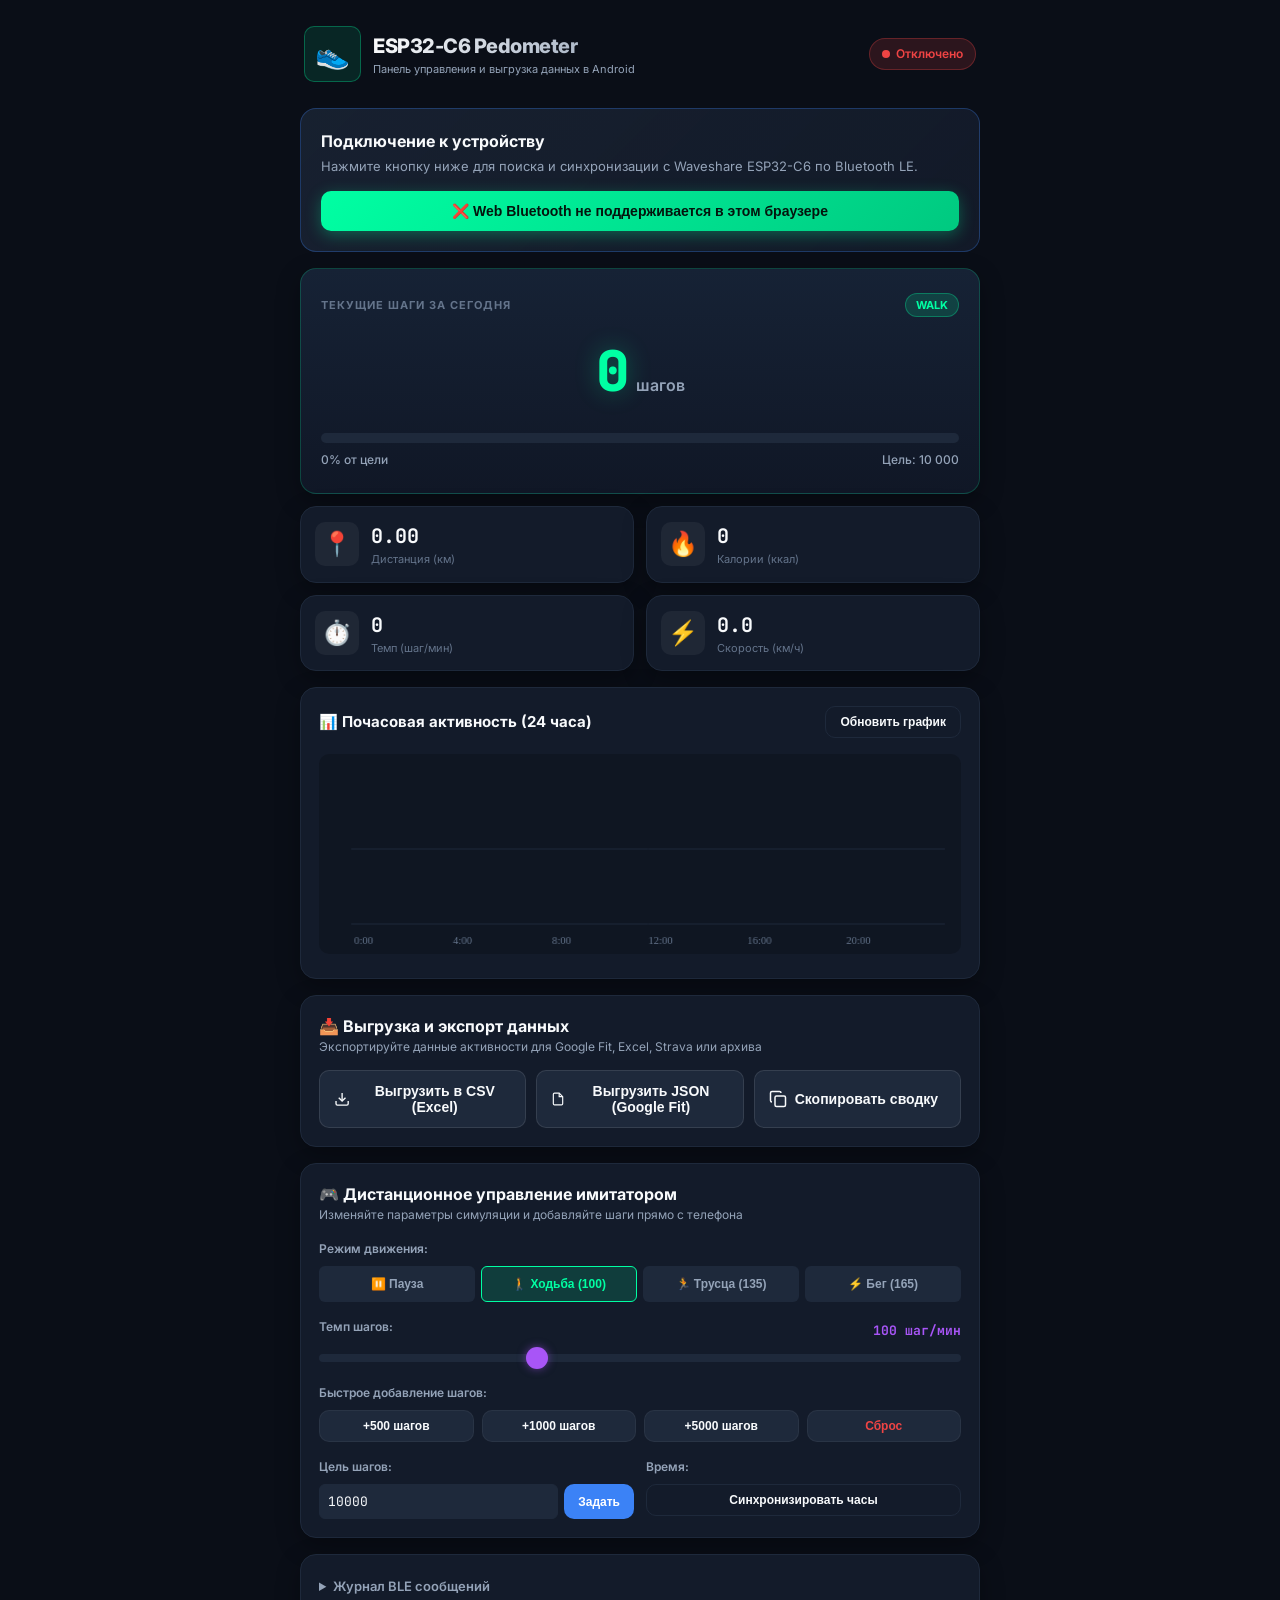
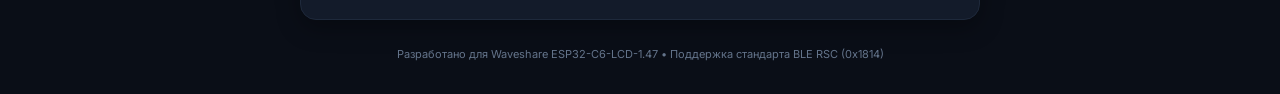
<file: android_web_companion/index.html>
<!DOCTYPE html>
<html lang="ru">
<head>
    <meta charset="UTF-8">
    <meta name="viewport" content="width=device-width, initial-scale=1.0, maximum-scale=1.0, user-scalable=no">
    <meta name="theme-color" content="#0d1117">
    <title>ESP32-C6 Шагомер - Android Синхронизация и Выгрузка</title>
    <link rel="stylesheet" href="styles.css">
    <link rel="preconnect" href="https://fonts.googleapis.com">
    <link rel="preconnect" href="https://fonts.gstatic.com" crossorigin>
    <link href="https://fonts.googleapis.com/css2?family=Inter:wght@300;400;600;700;800&family=JetBrains+Mono:wght@400;700&display=swap" rel="stylesheet">
</head>
<body>
    <div class="app-container">
        <!-- Header -->
        <header class="app-header">
            <div class="brand">
                <div class="brand-icon">👟</div>
                <div class="brand-text">
                    <h1>ESP32-C6 Pedometer</h1>
                    <p class="subtitle">Панель управления и выгрузка данных в Android</p>
                </div>
            </div>
            <div class="ble-status-badge disconnected" id="bleStatusBadge">
                <span class="status-dot"></span>
                <span id="bleStatusText">Отключено</span>
            </div>
        </header>

        <!-- Connection Action Banner -->
        <section class="connect-card" id="connectCard">
            <div class="connect-info">
                <h3>Подключение к устройству</h3>
                <p>Нажмите кнопку ниже для поиска и синхронизации с Waveshare ESP32-C6 по Bluetooth LE.</p>
            </div>
            <button class="btn btn-primary" id="btnConnect">
                <svg width="20" height="20" viewBox="0 0 24 24" fill="none" stroke="currentColor" stroke-width="2"><path d="m7 7 10 10-5 5V2l5 5L7 17"/></svg>
                <span>Подключить шагомер (BLE)</span>
            </button>
        </section>

        <!-- Main Live Dashboard -->
        <section class="dashboard-grid">
            <!-- Giant Step Counter Card -->
            <div class="card card-hero">
                <div class="hero-header">
                    <span class="card-tag">ТЕКУЩИЕ ШАГИ ЗА СЕГОДНЯ</span>
                    <span class="mode-pill" id="modePill">WALK</span>
                </div>
                <div class="hero-metric">
                    <span class="step-count" id="liveSteps">0</span>
                    <span class="step-unit">шагов</span>
                </div>
                <!-- Progress Ring / Bar -->
                <div class="goal-progress-wrap">
                    <div class="progress-bar-bg">
                        <div class="progress-bar-fill" id="progressBarFill" style="width: 0%;"></div>
                    </div>
                    <div class="goal-labels">
                        <span id="goalPercentText">0% от цели</span>
                        <span id="goalTargetText">Цель: 10 000</span>
                    </div>
                </div>
            </div>

            <!-- Mini 4-Metric Grid -->
            <div class="metrics-subgrid">
                <div class="card metric-card">
                    <div class="metric-icon cyan">📍</div>
                    <div class="metric-data">
                        <span class="metric-val" id="liveDist">0.00</span>
                        <span class="metric-label">Дистанция (км)</span>
                    </div>
                </div>

                <div class="card metric-card">
                    <div class="metric-icon orange">🔥</div>
                    <div class="metric-data">
                        <span class="metric-val" id="liveKcal">0</span>
                        <span class="metric-label">Калории (ккал)</span>
                    </div>
                </div>

                <div class="card metric-card">
                    <div class="metric-icon purple">⏱️</div>
                    <div class="metric-data">
                        <span class="metric-val" id="liveCadence">0</span>
                        <span class="metric-label">Темп (шаг/мин)</span>
                    </div>
                </div>

                <div class="card metric-card">
                    <div class="metric-icon yellow">⚡</div>
                    <div class="metric-data">
                        <span class="metric-val" id="liveSpeed">0.0</span>
                        <span class="metric-label">Скорость (км/ч)</span>
                    </div>
                </div>
            </div>
        </section>

        <!-- Hourly Activity Graph -->
        <section class="card chart-card">
            <div class="chart-header">
                <h3>📊 Почасовая активность (24 часа)</h3>
                <button class="btn btn-sm btn-outline" id="btnRefreshHistory">Обновить график</button>
            </div>
            <div class="chart-container">
                <canvas id="hourlyChart" width="600" height="200"></canvas>
            </div>
        </section>

        <!-- Export & Synchronization Section -->
        <section class="card export-card">
            <div class="export-header">
                <h3>📥 Выгрузка и экспорт данных</h3>
                <p>Экспортируйте данные активности для Google Fit, Excel, Strava или архива</p>
            </div>
            <div class="export-buttons-grid">
                <button class="btn btn-export btn-csv" id="btnExportCsv">
                    <svg width="18" height="18" viewBox="0 0 24 24" fill="none" stroke="currentColor" stroke-width="2"><path d="M21 15v4a2 2 0 0 1-2 2H5a2 2 0 0 1-2-2v-4"/><polyline points="7 10 12 15 17 10"/><line x1="12" y1="15" x2="12" y2="3"/></svg>
                    <span>Выгрузить в CSV (Excel)</span>
                </button>
                <button class="btn btn-export btn-json" id="btnExportJson">
                    <svg width="18" height="18" viewBox="0 0 24 24" fill="none" stroke="currentColor" stroke-width="2"><path d="M14 2H6a2 2 0 0 0-2 2v16a2 2 0 0 0 2 2h12a2 2 0 0 0 2-2V8z"/><polyline points="14 2 14 8 20 8"/></svg>
                    <span>Выгрузить JSON (Google Fit)</span>
                </button>
                <button class="btn btn-export btn-copy" id="btnCopyClipboard">
                    <svg width="18" height="18" viewBox="0 0 24 24" fill="none" stroke="currentColor" stroke-width="2"><rect width="14" height="14" x="8" y="8" rx="2" ry="2"/><path d="M4 16c-1.1 0-2-.9-2-2V4c0-1.1.9-2 2-2h10c1.1 0 2 .9 2 2"/></svg>
                    <span>Скопировать сводку</span>
                </button>
            </div>
        </section>

        <!-- Remote Simulator Control -->
        <section class="card control-card">
            <div class="control-header">
                <h3>🎮 Дистанционное управление имитатором</h3>
                <p>Изменяйте параметры симуляции и добавляйте шаги прямо с телефона</p>
            </div>

            <!-- Mode Switchers -->
            <div class="control-group">
                <label>Режим движения:</label>
                <div class="mode-btn-group">
                    <button class="btn-mode" data-cmd="PAUSE">⏸️ Пауза</button>
                    <button class="btn-mode active" data-cmd="WALK">🚶 Ходьба (100)</button>
                    <button class="btn-mode" data-cmd="JOG">🏃 Трусца (135)</button>
                    <button class="btn-mode" data-cmd="RUN">⚡ Бег (165)</button>
                </div>
            </div>

            <!-- Cadence Slider -->
            <div class="control-group">
                <div class="slider-header">
                    <label for="cadenceSlider">Темп шагов:</label>
                    <span class="slider-val" id="cadenceValDisplay">100 шаг/мин</span>
                </div>
                <input type="range" id="cadenceSlider" min="40" max="220" value="100" class="range-slider">
            </div>

            <!-- Quick Step Adders -->
            <div class="control-group">
                <label>Быстрое добавление шагов:</label>
                <div class="quick-add-grid">
                    <button class="btn btn-sm btn-quick" data-add="500">+500 шагов</button>
                    <button class="btn btn-sm btn-quick" data-add="1000">+1000 шагов</button>
                    <button class="btn btn-sm btn-quick" data-add="5000">+5000 шагов</button>
                    <button class="btn btn-sm btn-quick btn-danger" id="btnResetSteps">Сброс</button>
                </div>
            </div>

            <!-- Sync Time & Custom Goal -->
            <div class="control-group dual-row">
                <div class="input-wrap">
                    <label for="inputCustomGoal">Цель шагов:</label>
                    <div class="input-with-btn">
                        <input type="number" id="inputCustomGoal" value="10000" min="100" step="500">
                        <button class="btn btn-sm" id="btnSetGoal">Задать</button>
                    </div>
                </div>
                <div class="input-wrap">
                    <label>Время:</label>
                    <button class="btn btn-sm btn-outline w-100" id="btnSyncTime">Синхронизировать часы</button>
                </div>
            </div>
        </section>

        <!-- Log / Terminal Output -->
        <section class="card log-card">
            <details>
                <summary>Журнал BLE сообщений</summary>
                <div class="terminal" id="terminalLog">
                    [Система] Готов к поиску устройства ESP32-C6-Pedometer...
                </div>
            </details>
        </section>

        <!-- Footer -->
        <footer class="app-footer">
            <p>Разработано для Waveshare ESP32-C6-LCD-1.47 • Поддержка стандарта BLE RSC (0x1814)</p>
        </footer>
    </div>

    <script src="app.js"></script>
</body>
</html>
</file>
<file: android_web_companion/styles.css>
:root {
    --bg-main: #0a0e17;
    --bg-card: #131b2a;
    --bg-card-border: #1e293b;
    --accent-green: #00ffa3;
    --accent-cyan: #00e5ff;
    --accent-orange: #ff7a00;
    --accent-purple: #a855f7;
    --accent-yellow: #ffc107;
    --accent-blue: #3b82f6;
    --accent-red: #ef4444;
    --text-primary: #f8fafc;
    --text-secondary: #94a3b8;
    --text-muted: #64748b;
    --radius-lg: 16px;
    --radius-md: 10px;
    --radius-sm: 6px;
}

* {
    box-sizing: border-box;
    margin: 0;
    padding: 0;
    -webkit-tap-highlight-color: transparent;
}

body {
    font-family: 'Inter', -apple-system, BlinkMacSystemFont, sans-serif;
    background-color: var(--bg-main);
    color: var(--text-primary);
    min-height: 100vh;
    padding: 16px 12px 32px 12px;
    line-height: 1.5;
}

.app-container {
    max-width: 680px;
    margin: 0 auto;
    display: flex;
    flex-direction: column;
    gap: 16px;
}

/* Header */
.app-header {
    display: flex;
    justify-content: space-between;
    align-items: center;
    padding: 10px 4px;
}

.brand {
    display: flex;
    align-items: center;
    gap: 12px;
}

.brand-icon {
    font-size: 28px;
    background: rgba(0, 255, 163, 0.1);
    border: 1px solid rgba(0, 255, 163, 0.3);
    border-radius: var(--radius-md);
    padding: 6px 10px;
}

.brand-text h1 {
    font-size: 20px;
    font-weight: 800;
    letter-spacing: -0.5px;
    background: linear-gradient(135deg, #ffffff, #94a3b8);
    -webkit-background-clip: text;
    -webkit-text-fill-color: transparent;
}

.brand-text .subtitle {
    font-size: 11px;
    color: var(--text-secondary);
}

.ble-status-badge {
    display: flex;
    align-items: center;
    gap: 6px;
    padding: 6px 12px;
    border-radius: 20px;
    font-size: 12px;
    font-weight: 600;
    transition: all 0.3s ease;
}

.ble-status-badge.disconnected {
    background: rgba(239, 68, 68, 0.15);
    color: var(--accent-red);
    border: 1px solid rgba(239, 68, 68, 0.3);
}

.ble-status-badge.connected {
    background: rgba(0, 255, 163, 0.15);
    color: var(--accent-green);
    border: 1px solid rgba(0, 255, 163, 0.4);
    box-shadow: 0 0 12px rgba(0, 255, 163, 0.2);
}

.status-dot {
    width: 8px;
    height: 8px;
    border-radius: 50%;
    background: currentColor;
}

.ble-status-badge.connected .status-dot {
    animation: pulse 2s infinite;
}

@keyframes pulse {
    0%, 100% { opacity: 1; transform: scale(1); }
    50% { opacity: 0.4; transform: scale(0.8); }
}

/* Cards Base */
.card {
    background: var(--bg-card);
    border: 1px solid var(--bg-card-border);
    border-radius: var(--radius-lg);
    padding: 18px;
    box-shadow: 0 8px 24px rgba(0, 0, 0, 0.3);
}

/* Connect Action Card */
.connect-card {
    background: linear-gradient(135deg, rgba(30, 41, 59, 0.7), rgba(19, 27, 42, 0.9));
    border: 1px solid rgba(59, 130, 246, 0.3);
    border-radius: var(--radius-lg);
    padding: 20px;
    display: flex;
    flex-direction: column;
    gap: 14px;
}

.connect-info h3 {
    font-size: 16px;
    font-weight: 700;
    margin-bottom: 4px;
}

.connect-info p {
    font-size: 13px;
    color: var(--text-secondary);
}

/* Buttons */
.btn {
    display: inline-flex;
    align-items: center;
    justify-content: center;
    gap: 8px;
    padding: 12px 18px;
    border-radius: var(--radius-md);
    font-size: 14px;
    font-weight: 600;
    cursor: pointer;
    border: none;
    transition: all 0.2s ease;
}

.btn:active {
    transform: scale(0.97);
}

.btn-primary {
    background: linear-gradient(135deg, var(--accent-green), #00c980);
    color: #04140d;
    box-shadow: 0 4px 16px rgba(0, 255, 163, 0.3);
}

.btn-primary:hover {
    box-shadow: 0 6px 20px rgba(0, 255, 163, 0.5);
}

.btn-outline {
    background: transparent;
    color: var(--text-primary);
    border: 1px solid var(--bg-card-border);
}

.btn-sm {
    padding: 8px 14px;
    font-size: 12px;
}

.w-100 {
    width: 100%;
}

/* Hero Step Card */
.card-hero {
    background: linear-gradient(180deg, #162235 0%, #101726 100%);
    border: 1px solid rgba(0, 255, 163, 0.2);
    text-align: center;
    padding: 24px 20px;
}

.hero-header {
    display: flex;
    justify-content: space-between;
    align-items: center;
    margin-bottom: 12px;
}

.card-tag {
    font-size: 11px;
    font-weight: 700;
    letter-spacing: 1px;
    color: var(--text-muted);
}

.mode-pill {
    background: rgba(0, 255, 163, 0.15);
    color: var(--accent-green);
    border: 1px solid rgba(0, 255, 163, 0.3);
    font-size: 11px;
    font-weight: 700;
    padding: 3px 10px;
    border-radius: 12px;
}

.hero-metric {
    display: flex;
    align-items: baseline;
    justify-content: center;
    gap: 8px;
    margin: 10px 0 20px 0;
}

.step-count {
    font-size: 56px;
    font-weight: 800;
    color: var(--accent-green);
    letter-spacing: -2px;
    font-family: 'JetBrains Mono', monospace;
    text-shadow: 0 0 24px rgba(0, 255, 163, 0.3);
}

.step-unit {
    font-size: 16px;
    color: var(--text-secondary);
    font-weight: 600;
}

.progress-bar-bg {
    height: 10px;
    background: #1e293b;
    border-radius: 6px;
    overflow: hidden;
    margin-bottom: 8px;
}

.progress-bar-fill {
    height: 100%;
    background: linear-gradient(90deg, var(--accent-cyan), var(--accent-green));
    border-radius: 6px;
    transition: width 0.4s ease;
}

.goal-labels {
    display: flex;
    justify-content: space-between;
    font-size: 12px;
    color: var(--text-secondary);
    font-weight: 500;
}

/* Metrics Subgrid */
.metrics-subgrid {
    display: grid;
    grid-template-columns: repeat(2, 1fr);
    gap: 12px;
    margin-top: 12px;
}

.metric-card {
    display: flex;
    align-items: center;
    gap: 12px;
    padding: 14px;
}

.metric-icon {
    font-size: 24px;
    width: 44px;
    height: 44px;
    display: flex;
    align-items: center;
    justify-content: center;
    border-radius: var(--radius-md);
    background: rgba(255, 255, 255, 0.05);
}

.metric-data {
    display: flex;
    flex-direction: column;
}

.metric-val {
    font-size: 20px;
    font-weight: 700;
    font-family: 'JetBrains Mono', monospace;
}

.metric-label {
    font-size: 11px;
    color: var(--text-muted);
}

/* Chart */
.chart-header {
    display: flex;
    justify-content: space-between;
    align-items: center;
    margin-bottom: 16px;
}

.chart-header h3 {
    font-size: 15px;
    font-weight: 700;
}

.chart-container {
    width: 100%;
    overflow-x: auto;
}

#hourlyChart {
    width: 100%;
    max-height: 200px;
    background: rgba(0, 0, 0, 0.2);
    border-radius: var(--radius-md);
}

/* Export Buttons Grid */
.export-header {
    margin-bottom: 14px;
}

.export-header h3 {
    font-size: 16px;
    font-weight: 700;
}

.export-header p {
    font-size: 12px;
    color: var(--text-secondary);
}

.export-buttons-grid {
    display: grid;
    grid-template-columns: repeat(auto-fit, minmax(180px, 1fr));
    gap: 10px;
}

.btn-export {
    background: #1e293b;
    color: var(--text-primary);
    border: 1px solid rgba(255, 255, 255, 0.1);
    justify-content: flex-start;
    padding: 12px 14px;
}

.btn-csv:hover {
    border-color: var(--accent-green);
    color: var(--accent-green);
}

.btn-json:hover {
    border-color: var(--accent-cyan);
    color: var(--accent-cyan);
}

.btn-copy:hover {
    border-color: var(--accent-purple);
    color: var(--accent-purple);
}

/* Control Panel */
.control-header {
    margin-bottom: 16px;
}

.control-header h3 {
    font-size: 16px;
    font-weight: 700;
}

.control-header p {
    font-size: 12px;
    color: var(--text-secondary);
}

.control-group {
    margin-bottom: 16px;
}

.control-group label {
    display: block;
    font-size: 12px;
    font-weight: 600;
    color: var(--text-secondary);
    margin-bottom: 8px;
}

.mode-btn-group {
    display: grid;
    grid-template-columns: repeat(4, 1fr);
    gap: 6px;
}

.btn-mode {
    background: #1e293b;
    color: var(--text-secondary);
    border: 1px solid transparent;
    padding: 10px 6px;
    border-radius: var(--radius-sm);
    font-size: 12px;
    font-weight: 600;
    cursor: pointer;
    transition: all 0.2s ease;
}

.btn-mode.active {
    background: rgba(0, 255, 163, 0.15);
    border-color: var(--accent-green);
    color: var(--accent-green);
}

.slider-header {
    display: flex;
    justify-content: space-between;
    align-items: center;
}

.slider-val {
    font-size: 13px;
    font-weight: 700;
    color: var(--accent-purple);
    font-family: 'JetBrains Mono', monospace;
}

.range-slider {
    width: 100%;
    height: 8px;
    border-radius: 4px;
    background: #1e293b;
    outline: none;
    -webkit-appearance: none;
    margin-top: 6px;
}

.range-slider::-webkit-slider-thumb {
    -webkit-appearance: none;
    width: 22px;
    height: 22px;
    border-radius: 50%;
    background: var(--accent-purple);
    cursor: pointer;
    box-shadow: 0 0 8px rgba(168, 85, 247, 0.5);
}

.quick-add-grid {
    display: grid;
    grid-template-columns: repeat(4, 1fr);
    gap: 8px;
}

.btn-quick {
    background: #1e293b;
    color: var(--text-primary);
    border: 1px solid rgba(255, 255, 255, 0.05);
}

.btn-quick:hover {
    background: #27354a;
}

.btn-danger {
    color: var(--accent-red);
}

.btn-danger:hover {
    background: rgba(239, 68, 68, 0.15);
    border-color: var(--accent-red);
}

.dual-row {
    display: grid;
    grid-template-columns: 1fr 1fr;
    gap: 12px;
    margin-bottom: 0;
}

.input-with-btn {
    display: flex;
    gap: 6px;
}

.input-with-btn input {
    width: 100%;
    background: #1e293b;
    border: 1px solid var(--bg-card-border);
    border-radius: var(--radius-sm);
    color: var(--text-primary);
    padding: 8px;
    font-family: 'JetBrains Mono', monospace;
    font-size: 13px;
}

.input-with-btn .btn {
    background: var(--accent-blue);
    color: white;
}

/* Terminal Log */
.log-card details summary {
    font-size: 13px;
    font-weight: 600;
    color: var(--text-secondary);
    cursor: pointer;
    padding: 4px 0;
}

.terminal {
    margin-top: 10px;
    background: #090d14;
    border: 1px solid #1a2333;
    border-radius: var(--radius-sm);
    padding: 10px;
    font-family: 'JetBrains Mono', monospace;
    font-size: 11px;
    color: #38bdf8;
    max-height: 120px;
    overflow-y: auto;
    white-space: pre-wrap;
}

/* Footer */
.app-footer {
    text-align: center;
    font-size: 11px;
    color: var(--text-muted);
    padding-top: 10px;
}
</file>
